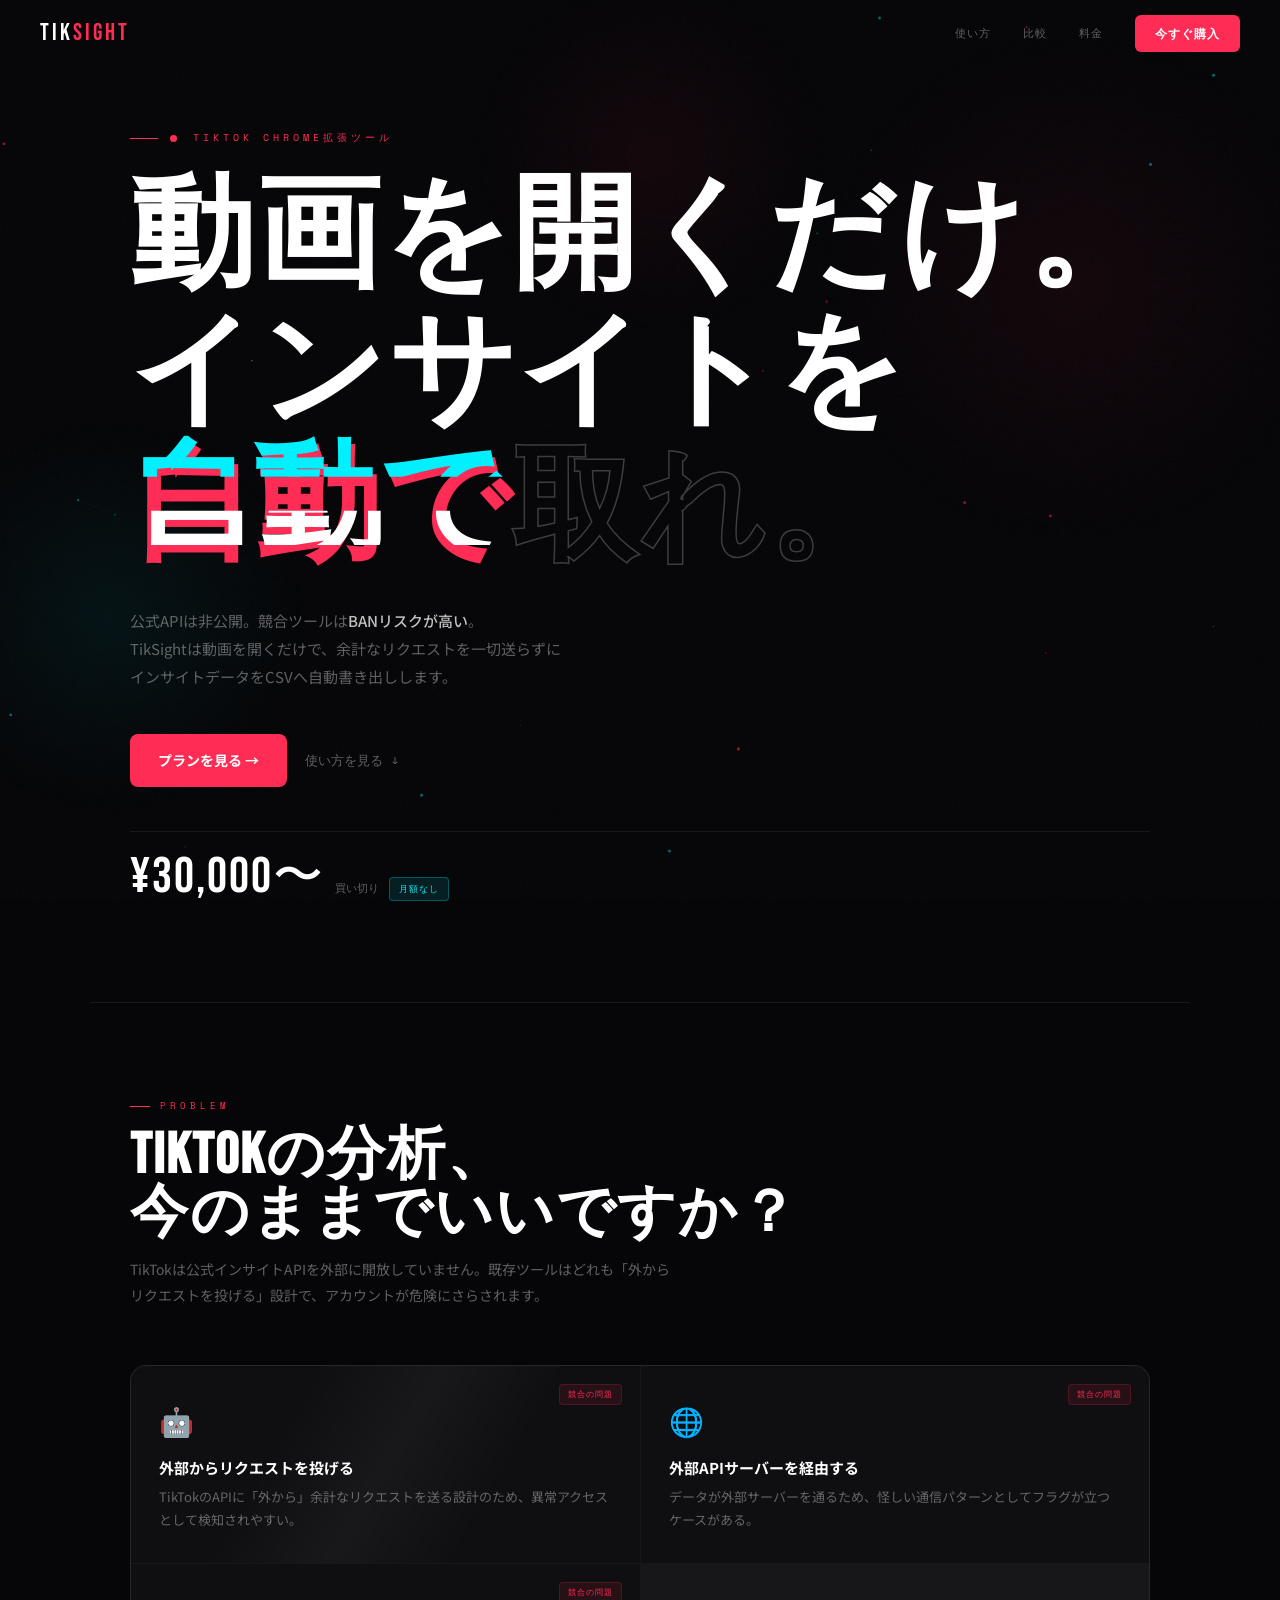
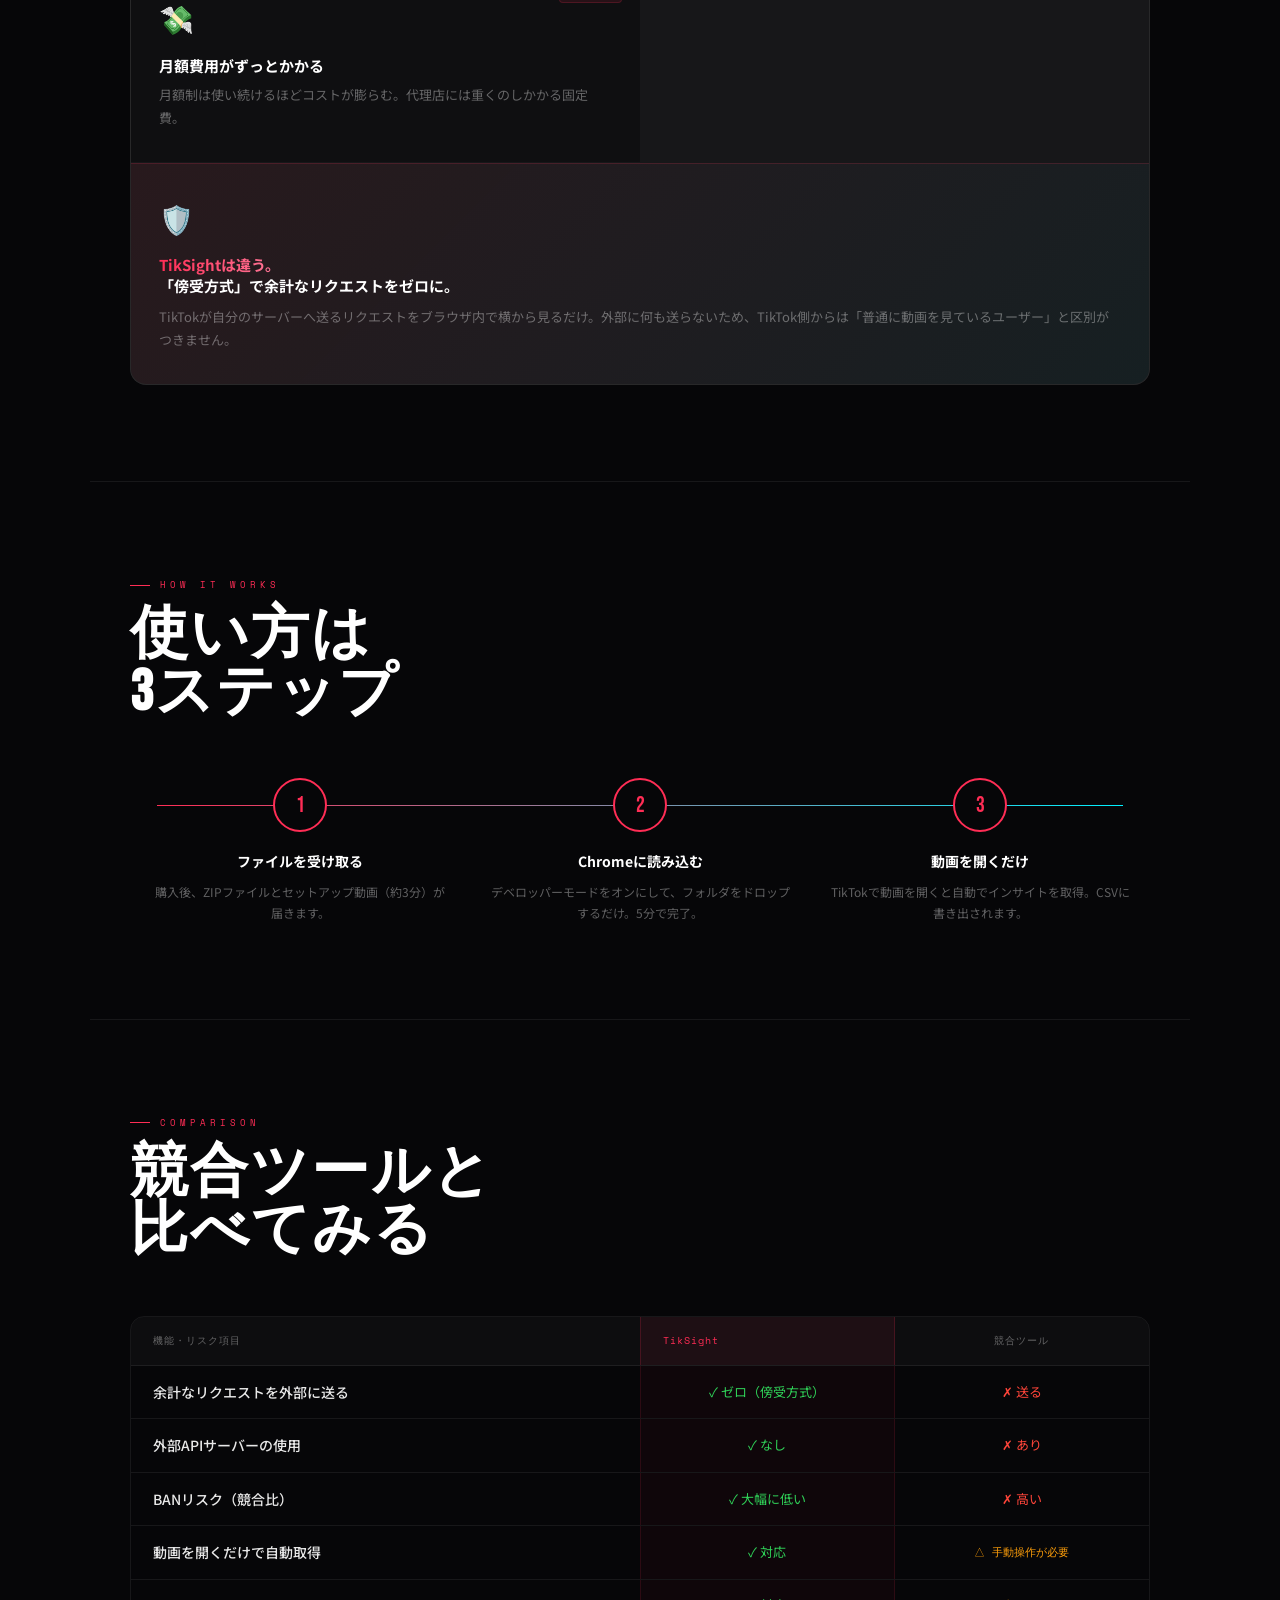
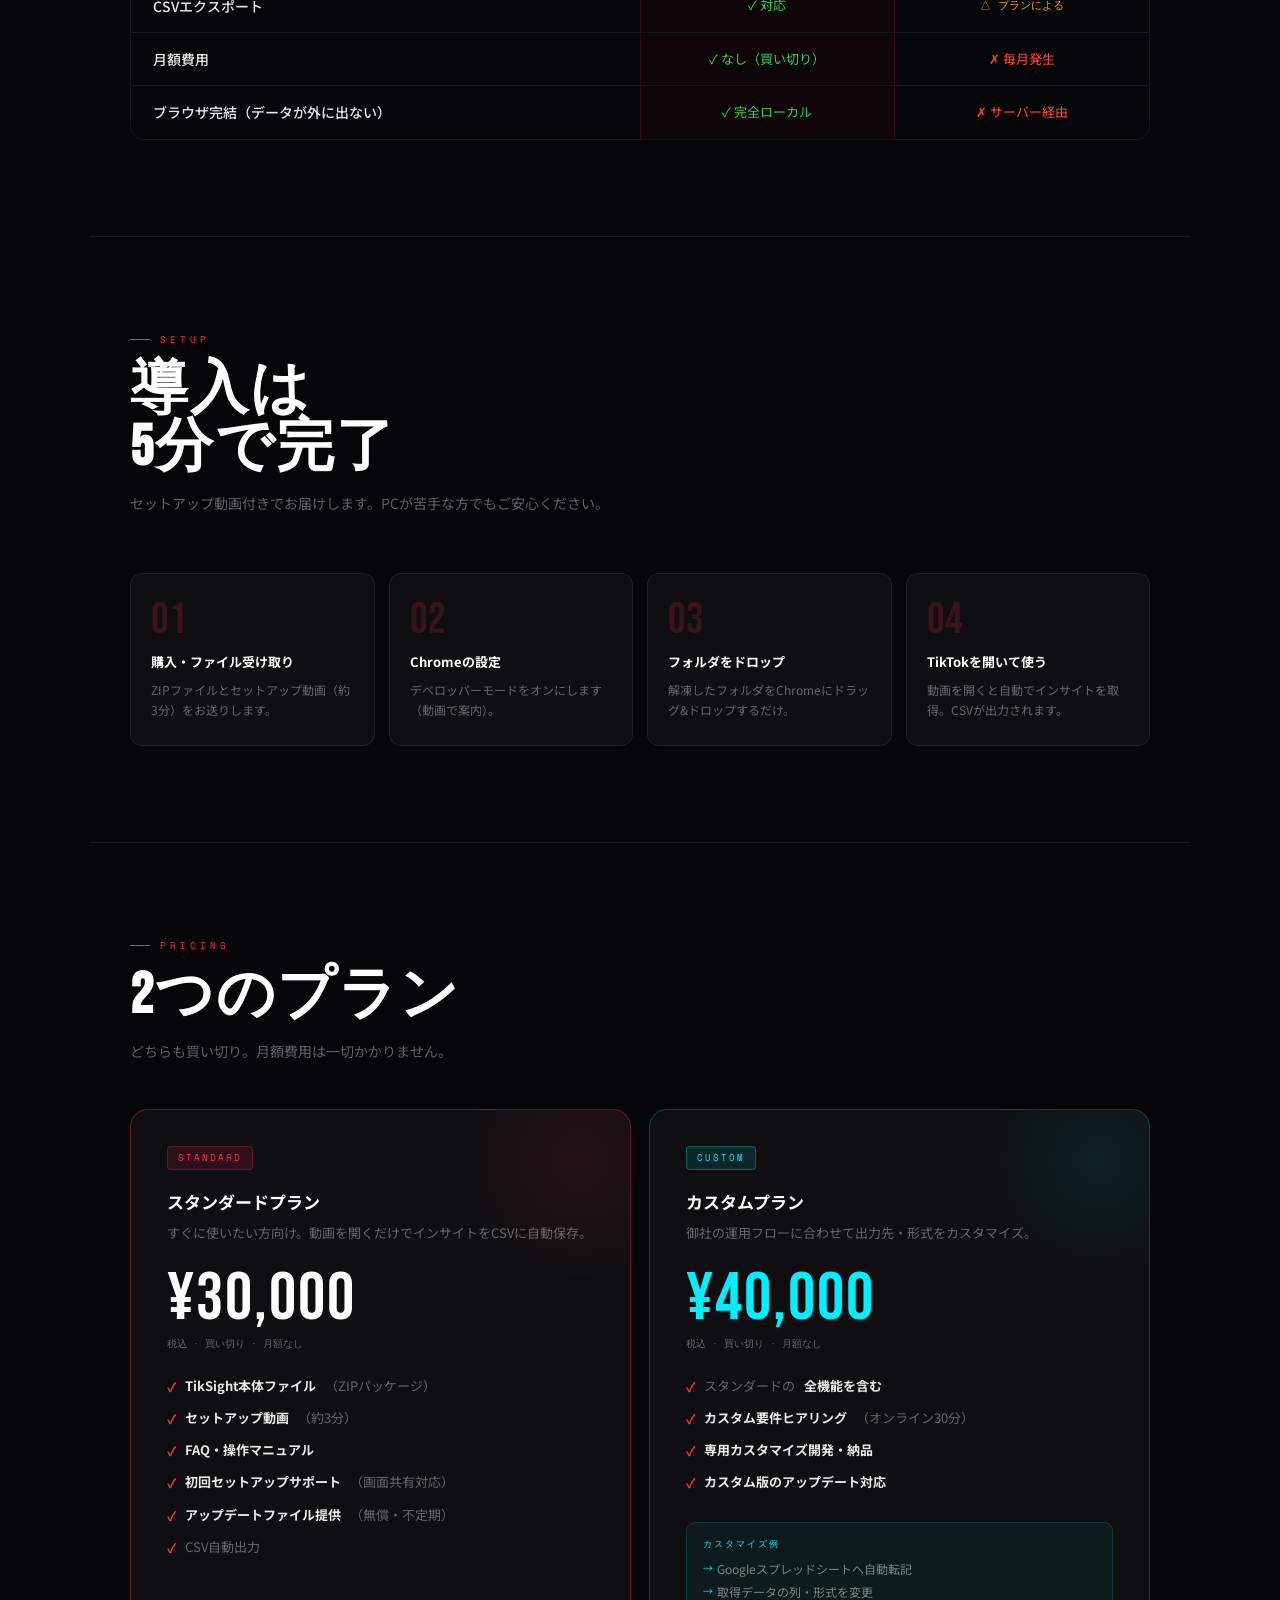
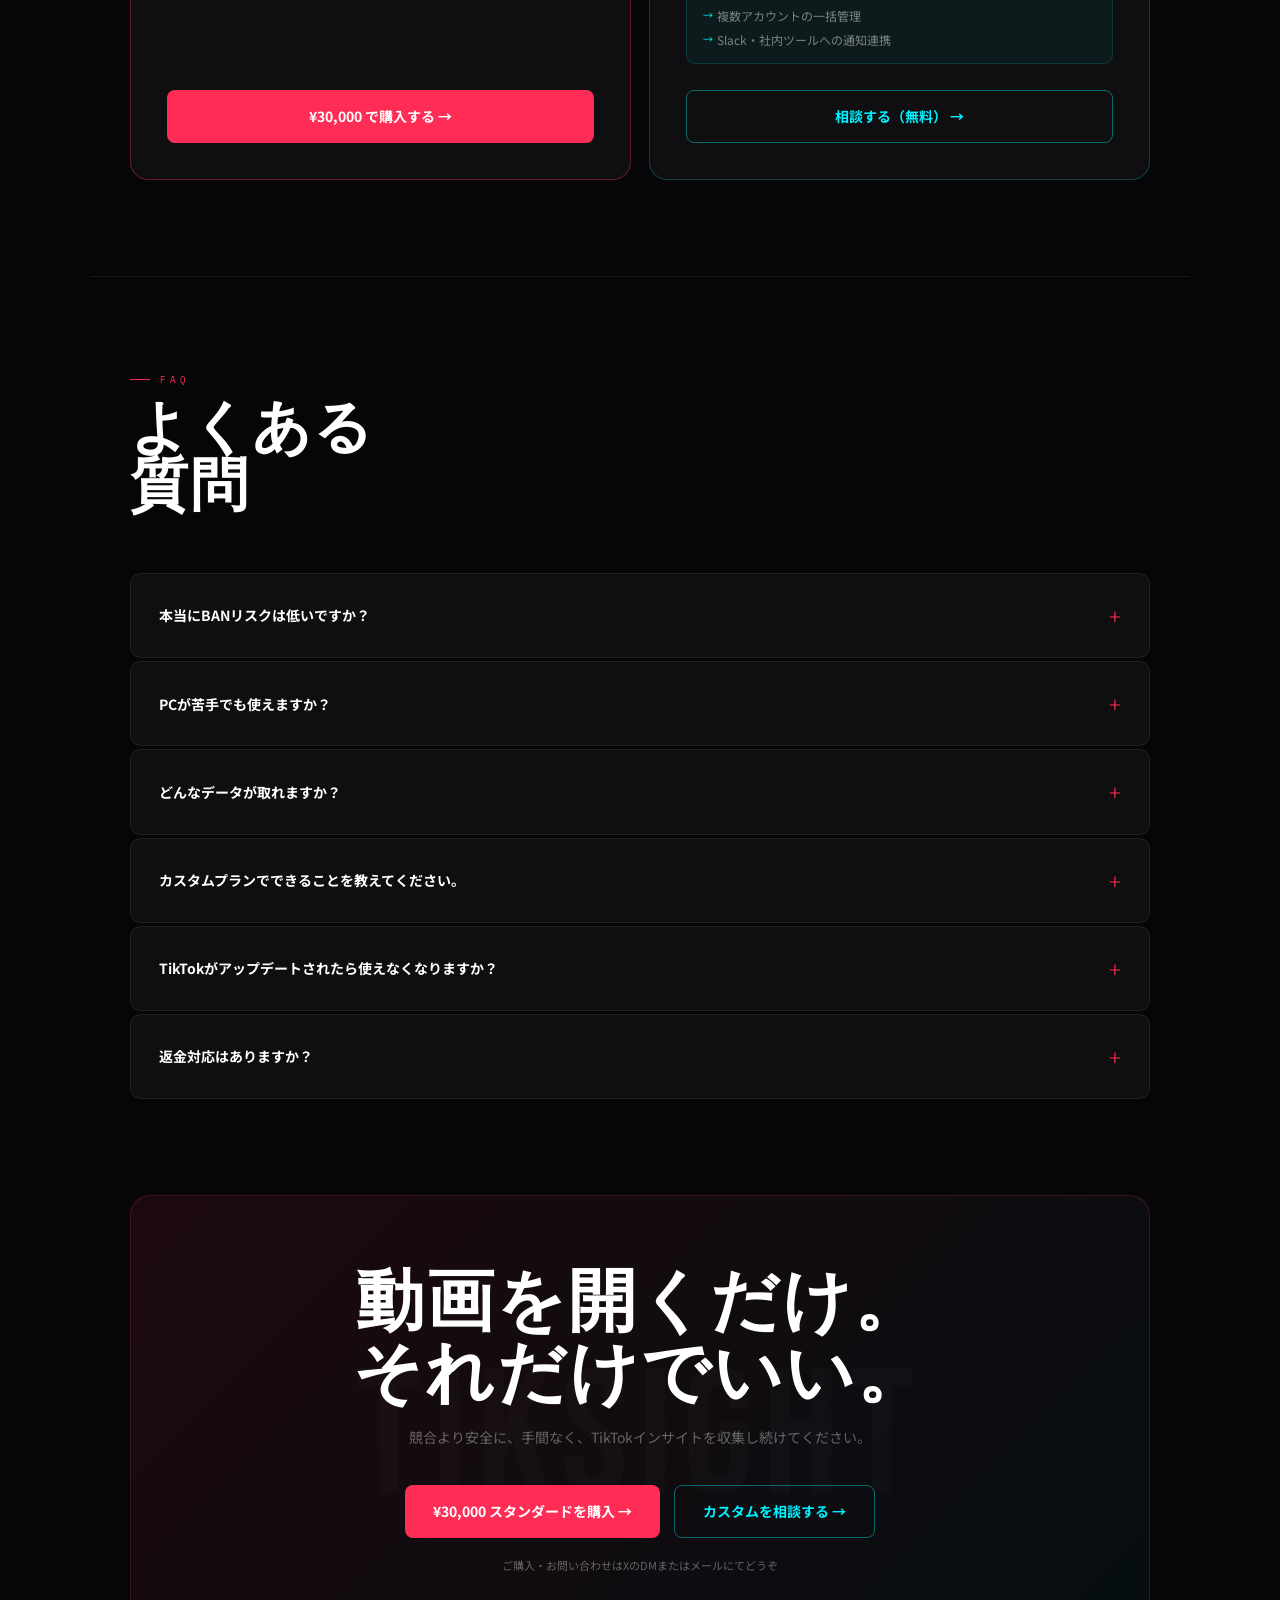
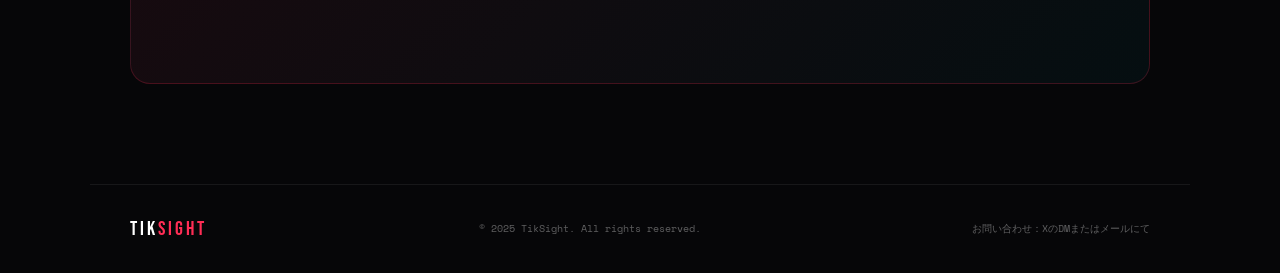
<file: index.html>
<!DOCTYPE html>
<html lang="ja">

<head>
    <meta charset="UTF-8">
    <meta name="viewport" content="width=device-width, initial-scale=1.0">
    <title>TikSight — 動画を開くだけ。インサイトを自動で取れ。</title>
    <link rel="preconnect" href="https://fonts.googleapis.com">
    <link
        href="https://fonts.googleapis.com/css2?family=Bebas+Neue&family=Noto+Sans+JP:wght@300;400;500;700&family=Space+Mono:wght@400;700&display=swap"
        rel="stylesheet">
    <style>
        :root {
            --red: #FF2D55;
            --cyan: #00F0FF;
            --dark: #060608;
            --card: #0f0f11;
            --border: rgba(255, 255, 255, 0.07);
            --text: #E8E8E8;
            --muted: rgba(255, 255, 255, 0.36);
        }

        *,
        *::before,
        *::after {
            box-sizing: border-box;
            margin: 0;
            padding: 0;
        }

        html {
            scroll-behavior: smooth;
            scroll-padding-top: 72px;
        }

        body {
            background: var(--dark);
            color: var(--text);
            font-family: 'Noto Sans JP', sans-serif;
            overflow-x: hidden;
            line-height: 1.6;
        }

        /* ── CANVAS ── */
        #bg-canvas {
            position: fixed;
            inset: 0;
            z-index: 0;
            pointer-events: none;
        }

        /* ── NOISE OVERLAY ── */
        body::after {
            content: '';
            position: fixed;
            inset: 0;
            z-index: 1;
            pointer-events: none;
            background-image: url("data:image/svg+xml,%3Csvg viewBox='0 0 256 256' xmlns='http://www.w3.org/2000/svg'%3E%3Cfilter id='n'%3E%3CfeTurbulence type='fractalNoise' baseFrequency='0.9' numOctaves='4' stitchTiles='stitch'/%3E%3C/filter%3E%3Crect width='100%25' height='100%25' filter='url(%23n)'/%3E%3C/svg%3E");
            opacity: 0.028;
            mix-blend-mode: overlay;
        }

        /* ── NAV ── */
        nav {
            position: fixed;
            top: 0;
            left: 0;
            right: 0;
            z-index: 200;
            display: flex;
            align-items: center;
            justify-content: space-between;
            padding: 16px 40px;
            height: 68px;
            background: rgba(6, 6, 8, 0);
            backdrop-filter: blur(0px);
            border-bottom: 1px solid transparent;
            transition: background 0.5s, backdrop-filter 0.5s, border-color 0.5s;
        }

        nav.scrolled {
            background: rgba(6, 6, 8, 0.94);
            backdrop-filter: blur(20px);
            border-color: var(--border);
        }

        .logo {
            font-family: 'Bebas Neue', sans-serif;
            font-size: 24px;
            letter-spacing: 3px;
            color: #fff;
            text-decoration: none;
            position: relative;
        }

        .logo em {
            color: var(--red);
            font-style: normal;
        }

        .logo::after {
            content: attr(data-text);
            position: absolute;
            left: 2px;
            top: 2px;
            color: var(--cyan);
            opacity: 0;
            clip-path: inset(0 0 100% 0);
            animation: glitch-logo 6s 2s infinite;
            font-family: 'Bebas Neue', sans-serif;
            font-size: 24px;
            letter-spacing: 3px;
        }

        @keyframes glitch-logo {

            0%,
            94%,
            100% {
                opacity: 0;
                clip-path: inset(0 0 100% 0);
                transform: none;
            }

            95% {
                opacity: 0.6;
                clip-path: inset(30% 0 40% 0);
                transform: translateX(-3px);
            }

            96% {
                opacity: 0.6;
                clip-path: inset(60% 0 10% 0);
                transform: translateX(3px);
            }

            97% {
                opacity: 0;
            }
        }

        .nav-links {
            display: flex;
            align-items: center;
            gap: 32px;
        }

        .nav-links a {
            font-family: 'Space Mono', monospace;
            font-size: 11px;
            color: var(--muted);
            text-decoration: none;
            letter-spacing: 1px;
            transition: color 0.2s;
            position: relative;
        }

        .nav-links a::after {
            content: '';
            position: absolute;
            bottom: -3px;
            left: 0;
            width: 0;
            height: 1px;
            background: var(--red);
            transition: width 0.3s ease;
        }

        .nav-links a:hover {
            color: #fff;
        }

        .nav-links a:hover::after {
            width: 100%;
        }

        .nav-cta {
            background: var(--red) !important;
            color: #fff !important;
            padding: 9px 20px;
            border-radius: 6px;
            font-weight: 700;
            font-size: 12px !important;
            transition: transform 0.2s, box-shadow 0.2s !important;
            overflow: hidden;
        }

        .nav-cta::after {
            content: '' !important;
            background: rgba(255, 255, 255, 0.2) !important;
            width: 0;
            height: 100%;
            position: absolute;
            left: -10%;
            top: 0;
            transform: skewX(-20deg);
            transition: width 0.3s !important;
        }

        .nav-cta:hover {
            transform: translateY(-2px);
            box-shadow: 0 6px 24px rgba(255, 45, 85, 0.5);
        }

        /* ── HERO ── */
        .hero {
            min-height: 100vh;
            display: flex;
            flex-direction: column;
            justify-content: center;
            padding: 130px 40px 80px;
            position: relative;
            z-index: 2;
            max-width: 1100px;
            margin: 0 auto;
        }

        /* ── HERO STAGGER ── */
        .h-eyebrow {
            opacity: 0;
            transform: translateX(-24px);
            animation: fromLeft 0.8s 0.15s cubic-bezier(.22, 1, .36, 1) forwards;
        }

        .h-line1 {
            opacity: 0;
            transform: translateY(50px);
            clip-path: inset(0 0 100% 0);
            animation: textReveal 0.9s 0.35s cubic-bezier(.22, 1, .36, 1) forwards;
            display: block;
        }

        .h-line2 {
            opacity: 0;
            transform: translateY(50px);
            clip-path: inset(0 0 100% 0);
            animation: textReveal 0.9s 0.52s cubic-bezier(.22, 1, .36, 1) forwards;
            display: block;
        }

        .h-line3 {
            opacity: 0;
            transform: translateY(50px);
            clip-path: inset(0 0 100% 0);
            animation: textReveal 0.9s 0.69s cubic-bezier(.22, 1, .36, 1) forwards;
            display: block;
        }

        .h-sub {
            opacity: 0;
            transform: translateY(22px);
            animation: fromBottom 0.8s 1.0s ease forwards;
        }

        .h-actions {
            opacity: 0;
            transform: translateY(22px);
            animation: fromBottom 0.8s 1.15s ease forwards;
        }

        .h-price {
            opacity: 0;
            transform: translateY(22px);
            animation: fromBottom 0.8s 1.3s ease forwards;
        }

        @keyframes fromLeft {
            to {
                opacity: 1;
                transform: translateX(0);
            }
        }

        @keyframes textReveal {
            to {
                opacity: 1;
                transform: translateY(0);
                clip-path: inset(-10% 0 -10% 0);
            }
        }

        @keyframes fromBottom {
            to {
                opacity: 1;
                transform: translateY(0);
            }
        }

        .hero-eyebrow {
            font-family: 'Space Mono', monospace;
            font-size: 10px;
            letter-spacing: 4px;
            color: var(--red);
            text-transform: uppercase;
            margin-bottom: 24px;
            display: flex;
            align-items: center;
            gap: 12px;
        }

        .hero-eyebrow::before {
            content: '';
            display: block;
            width: 28px;
            height: 1px;
            background: var(--red);
            flex-shrink: 0;
        }

        .hero h1 {
            font-family: 'Bebas Neue', sans-serif;
            font-size: clamp(60px, 10vw, 124px);
            line-height: 1.1;
            letter-spacing: 0.02em;
            color: #fff;
            margin-bottom: 28px;
            white-space: nowrap;
        }

        .hero h1 .accent {
            color: var(--red);
            position: relative;
        }

        /* グリッチ on accent */
        .hero h1 .accent::before,
        .hero h1 .accent::after {
            content: attr(data-text);
            position: absolute;
            left: 0;
            top: 0;
            font-family: inherit;
            font-size: inherit;
            line-height: inherit;
            animation: glitch-text 4s 3s infinite;
        }

        .hero h1 .accent::before {
            color: var(--cyan);
            clip-path: inset(0 0 70% 0);
            transform: translateX(-4px);
            animation-delay: 3s;
        }

        .hero h1 .accent::after {
            color: #fff;
            clip-path: inset(55% 0 20% 0);
            transform: translateX(4px);
            animation-delay: 3.05s;
        }

        @keyframes glitch-text {

            0%,
            88%,
            100% {
                opacity: 0;
                transform: translateX(0);
            }

            89% {
                opacity: 0.8;
                transform: translateX(-5px);
            }

            90% {
                opacity: 0.8;
                transform: translateX(5px);
            }

            91% {
                opacity: 0;
            }
        }

        .hero h1 .outline {
            -webkit-text-stroke: 1.5px rgba(255, 255, 255, 0.22);
            color: transparent;
        }

        .hero-sub {
            font-size: 15px;
            color: var(--muted);
            max-width: 500px;
            line-height: 1.85;
            margin-bottom: 44px;
        }

        .hero-sub strong {
            color: rgba(255, 255, 255, 0.75);
            font-weight: 500;
        }

        .hero-actions {
            display: flex;
            align-items: center;
            gap: 18px;
            flex-wrap: wrap;
            margin-bottom: 44px;
        }

        /* ── MAGNETIC BUTTONS ── */
        .btn-red {
            display: inline-flex;
            align-items: center;
            gap: 8px;
            background: var(--red);
            color: #fff;
            padding: 15px 28px;
            border-radius: 8px;
            font-weight: 700;
            font-size: 14px;
            text-decoration: none;
            position: relative;
            overflow: hidden;
            transition: box-shadow 0.3s;
            box-shadow: 0 0 0 0 rgba(255, 45, 85, 0.4);
        }

        .btn-red .btn-inner {
            position: relative;
            z-index: 1;
            display: flex;
            align-items: center;
            gap: 8px;
            transition: transform 0.3s;
        }

        .btn-red::before {
            content: '';
            position: absolute;
            inset: 0;
            background: radial-gradient(circle at var(--mx, 50%) var(--my, 50%), rgba(255, 255, 255, 0.25) 0%, transparent 60%);
            opacity: 0;
            transition: opacity 0.3s;
        }

        .btn-red:hover::before {
            opacity: 1;
        }

        .btn-red:hover {
            box-shadow: 0 8px 48px rgba(255, 45, 85, 0.55);
        }

        .btn-outline-cyan {
            display: inline-flex;
            align-items: center;
            gap: 8px;
            background: transparent;
            color: var(--cyan);
            padding: 14px 28px;
            border-radius: 8px;
            font-weight: 700;
            font-size: 14px;
            text-decoration: none;
            position: relative;
            overflow: hidden;
            border: 1.5px solid rgba(0, 240, 255, 0.4);
            transition: box-shadow 0.3s, background 0.3s;
        }

        .btn-outline-cyan .btn-inner {
            position: relative;
            z-index: 1;
            display: flex;
            align-items: center;
            gap: 8px;
            transition: transform 0.3s;
        }

        .btn-outline-cyan::before {
            content: '';
            position: absolute;
            inset: 0;
            background: radial-gradient(circle at var(--mx, 50%) var(--my, 50%), rgba(0, 240, 255, 0.15) 0%, transparent 60%);
            opacity: 0;
            transition: opacity 0.3s;
        }

        .btn-outline-cyan:hover::before {
            opacity: 1;
        }

        .btn-outline-cyan:hover {
            box-shadow: 0 0 40px rgba(0, 240, 255, 0.3);
        }

        .btn-ghost {
            display: inline-flex;
            align-items: center;
            gap: 8px;
            color: var(--muted);
            font-size: 13px;
            text-decoration: none;
            font-family: 'Space Mono', monospace;
            transition: color 0.2s;
        }

        .btn-ghost:hover {
            color: #fff;
        }

        .price-tag {
            display: inline-flex;
            align-items: baseline;
            gap: 10px;
            flex-wrap: wrap;
            padding: 20px 0;
            border-top: 1px solid var(--border);
        }

        .price-big {
            font-family: 'Bebas Neue', sans-serif;
            font-size: 50px;
            color: #fff;
            letter-spacing: 2px;
            line-height: 1;
        }

        .price-note {
            font-family: 'Space Mono', monospace;
            font-size: 11px;
            color: var(--muted);
        }

        .badge-cyan {
            background: rgba(0, 240, 255, 0.1);
            border: 1px solid rgba(0, 240, 255, 0.28);
            color: var(--cyan);
            font-family: 'Space Mono', monospace;
            font-size: 9px;
            padding: 4px 9px;
            border-radius: 4px;
            letter-spacing: 1px;
            animation: badgePulse 3s infinite;
        }

        @keyframes badgePulse {

            0%,
            100% {
                box-shadow: 0 0 0 0 rgba(0, 240, 255, 0.3);
            }

            50% {
                box-shadow: 0 0 0 6px rgba(0, 240, 255, 0);
            }
        }

        /* ── PULSE DOT ── */
        .pulse-dot {
            display: inline-block;
            width: 7px;
            height: 7px;
            border-radius: 50%;
            background: var(--red);
            margin-right: 4px;
            animation: pdot 2s infinite;
        }

        @keyframes pdot {

            0%,
            100% {
                box-shadow: 0 0 0 0 rgba(255, 45, 85, 0.6);
            }

            50% {
                box-shadow: 0 0 0 8px rgba(255, 45, 85, 0);
            }
        }

        /* ── SCROLL REVEAL ── */
        .reveal {
            opacity: 0;
            transform: translateY(40px);
            transition: opacity .8s cubic-bezier(.22, 1, .36, 1), transform .8s cubic-bezier(.22, 1, .36, 1);
        }

        .reveal-left {
            opacity: 0;
            transform: translateX(-48px);
            transition: opacity .8s cubic-bezier(.22, 1, .36, 1), transform .8s cubic-bezier(.22, 1, .36, 1);
        }

        .reveal-right {
            opacity: 0;
            transform: translateX(48px);
            transition: opacity .8s cubic-bezier(.22, 1, .36, 1), transform .8s cubic-bezier(.22, 1, .36, 1);
        }

        .reveal-scale {
            opacity: 0;
            transform: scale(0.9);
            transition: opacity .7s ease, transform .7s cubic-bezier(.34, 1.56, .64, 1);
        }

        .reveal.on,
        .reveal-left.on,
        .reveal-right.on,
        .reveal-scale.on {
            opacity: 1;
            transform: none;
        }

        .d1 {
            transition-delay: .1s;
        }

        .d2 {
            transition-delay: .2s;
        }

        .d3 {
            transition-delay: .3s;
        }

        .d4 {
            transition-delay: .4s;
        }

        .d5 {
            transition-delay: .5s;
        }

        /* ── SECTIONS ── */
        .section-wrap {
            max-width: 1100px;
            margin: 0 auto;
            padding: 96px 40px;
            border-top: 1px solid var(--border);
            position: relative;
            z-index: 2;
        }

        .section-label {
            font-family: 'Space Mono', monospace;
            font-size: 9px;
            letter-spacing: 4px;
            color: var(--red);
            text-transform: uppercase;
            margin-bottom: 14px;
            display: flex;
            align-items: center;
            gap: 10px;
        }

        .section-label::before {
            content: '';
            display: block;
            width: 20px;
            height: 1px;
            background: var(--red);
            flex-shrink: 0;
        }

        .section-title {
            font-family: 'Bebas Neue', sans-serif;
            font-size: clamp(34px, 5vw, 58px);
            letter-spacing: 2px;
            color: #fff;
            line-height: 1.0;
            margin-bottom: 14px;
        }

        .section-body {
            font-size: 14px;
            color: var(--muted);
            line-height: 1.85;
            max-width: 540px;
        }

        /* ── PROBLEM ── */
        .problem-grid {
            display: grid;
            grid-template-columns: 1fr 1fr;
            gap: 1px;
            margin-top: 56px;
            background: var(--border);
            border: 1px solid var(--border);
            border-radius: 16px;
            overflow: hidden;
        }

        .problem-card {
            padding: 32px 28px;
            background: var(--card);
            position: relative;
            transition: background 0.35s;
        }

        .problem-card:not(.span2):hover {
            background: #161618;
        }

        .problem-card.span2 {
            grid-column: span 2;
            background: linear-gradient(135deg, rgba(255, 45, 85, 0.07) 0%, rgba(0, 240, 255, 0.04) 100%);
            border-top: 1px solid rgba(255, 45, 85, 0.18);
        }

        /* shimmer on hover */
        .problem-card::after {
            content: '';
            position: absolute;
            inset: 0;
            background: linear-gradient(120deg, transparent 30%, rgba(255, 255, 255, 0.04) 50%, transparent 70%);
            transform: translateX(-100%);
            transition: transform 0.5s ease;
        }

        .problem-card:hover::after {
            transform: translateX(100%);
        }

        .p-icon {
            font-size: 28px;
            margin-bottom: 14px;
            transition: transform 0.4s cubic-bezier(.34, 1.56, .64, 1);
            display: inline-block;
        }

        .problem-card:hover .p-icon {
            transform: scale(1.2) rotate(-8deg);
        }

        .p-tag {
            position: absolute;
            top: 18px;
            right: 18px;
            font-family: 'Space Mono', monospace;
            font-size: 8px;
            padding: 3px 8px;
            border-radius: 4px;
            background: rgba(255, 45, 85, 0.1);
            color: var(--red);
            border: 1px solid rgba(255, 45, 85, 0.18);
            letter-spacing: 1px;
        }

        .problem-card h3 {
            font-size: 15px;
            font-weight: 700;
            color: #fff;
            margin-bottom: 8px;
            line-height: 1.4;
        }

        .problem-card p {
            font-size: 13px;
            color: var(--muted);
            line-height: 1.75;
        }

        .solution-hl {
            background: linear-gradient(90deg, var(--red), #FF7A9A);
            -webkit-background-clip: text;
            -webkit-text-fill-color: transparent;
            background-clip: text;
        }

        /* ── HOW ── */
        .steps-row {
            display: flex;
            margin-top: 56px;
            position: relative;
        }

        .steps-row::before {
            content: '';
            position: absolute;
            top: 27px;
            left: 27px;
            right: 27px;
            height: 1px;
            background: linear-gradient(90deg, var(--red), var(--cyan));
            opacity: 0.2;
        }

        .step-line {
            position: absolute;
            top: 27px;
            left: 27px;
            height: 1px;
            width: 0;
            background: linear-gradient(90deg, var(--red), var(--cyan));
            transition: width 1.4s 0.2s cubic-bezier(.22, 1, .36, 1);
            z-index: 1;
        }

        .steps-row.on .step-line {
            width: calc(100% - 54px);
        }

        .step {
            flex: 1;
            padding: 0 20px;
            text-align: center;
        }

        .step-circle {
            width: 54px;
            height: 54px;
            border-radius: 50%;
            background: var(--dark);
            border: 2px solid var(--red);
            display: flex;
            align-items: center;
            justify-content: center;
            margin: 0 auto 18px;
            font-family: 'Bebas Neue', sans-serif;
            font-size: 22px;
            color: var(--red);
            position: relative;
            z-index: 2;
            transition: transform 0.35s cubic-bezier(.34, 1.56, .64, 1), box-shadow 0.35s;
        }

        .step:hover .step-circle {
            transform: scale(1.15) rotate(10deg);
            box-shadow: 0 0 28px rgba(255, 45, 85, 0.5);
        }

        .step h3 {
            font-size: 14px;
            font-weight: 700;
            color: #fff;
            margin-bottom: 8px;
        }

        .step p {
            font-size: 12px;
            color: var(--muted);
            line-height: 1.75;
        }

        /* ── VS ── */
        .vs-wrap {
            margin-top: 56px;
            border: 1px solid var(--border);
            border-radius: 14px;
            overflow: hidden;
        }

        .vs-head {
            display: grid;
            grid-template-columns: 2fr 1fr 1fr;
            background: rgba(255, 255, 255, 0.03);
            border-bottom: 1px solid var(--border);
        }

        .vhc {
            padding: 16px 22px;
            font-family: 'Space Mono', monospace;
            font-size: 10px;
            letter-spacing: 1px;
            color: var(--muted);
        }

        .vhc.red {
            background: rgba(255, 45, 85, 0.07);
            color: var(--red);
            border-left: 1px solid rgba(255, 45, 85, 0.18);
            border-right: 1px solid rgba(255, 45, 85, 0.18);
        }

        .vs-row {
            display: grid;
            grid-template-columns: 2fr 1fr 1fr;
            border-bottom: 1px solid var(--border);
            transition: background 0.2s;
        }

        .vs-row:last-child {
            border-bottom: none;
        }

        .vs-row:hover {
            background: rgba(255, 255, 255, 0.02);
        }

        /* 行ごとにスライドイン */
        .vs-row {
            opacity: 0;
            transform: translateX(-16px);
            transition: opacity 0.5s, transform 0.5s, background 0.2s;
        }

        .vs-row.on {
            opacity: 1;
            transform: translateX(0);
        }

        .vc {
            padding: 15px 22px;
            font-size: 13px;
            color: var(--muted);
            display: flex;
            align-items: center;
        }

        .vc.feat {
            color: var(--text);
            font-weight: 500;
            font-size: 14px;
        }

        .vc.red-col {
            background: rgba(255, 45, 85, 0.04);
            border-left: 1px solid rgba(255, 45, 85, 0.12);
            border-right: 1px solid rgba(255, 45, 85, 0.12);
            justify-content: center;
        }

        .vc.mid {
            justify-content: center;
        }

        .c-ok {
            color: #30D158;
            font-size: 13px;
        }

        .c-ng {
            color: #FF453A;
            font-size: 13px;
        }

        .c-tri {
            color: #FF9F0A;
            font-size: 11px;
            font-family: 'Space Mono', monospace;
        }

        /* ── SETUP ── */
        .setup-grid {
            display: grid;
            grid-template-columns: repeat(4, 1fr);
            gap: 14px;
            margin-top: 56px;
        }

        .setup-card {
            background: var(--card);
            border: 1px solid var(--border);
            border-radius: 12px;
            padding: 24px 20px;
            transition: border-color 0.3s, transform 0.35s cubic-bezier(.22, 1, .36, 1), box-shadow 0.35s;
            position: relative;
            overflow: hidden;
        }

        .setup-card::before {
            content: '';
            position: absolute;
            inset: 0;
            background: linear-gradient(135deg, rgba(255, 45, 85, 0.06), transparent);
            opacity: 0;
            transition: opacity 0.3s;
        }

        .setup-card:hover {
            border-color: rgba(255, 45, 85, 0.4);
            transform: translateY(-6px);
            box-shadow: 0 12px 40px rgba(0, 0, 0, 0.5);
        }

        .setup-card:hover::before {
            opacity: 1;
        }

        .setup-n {
            font-family: 'Bebas Neue', sans-serif;
            font-size: 44px;
            color: rgba(255, 45, 85, 0.18);
            line-height: 1;
            margin-bottom: 10px;
            transition: color 0.3s, transform 0.3s;
        }

        .setup-card:hover .setup-n {
            color: rgba(255, 45, 85, 0.5);
            transform: scale(1.05);
        }

        .setup-card h3 {
            font-size: 13px;
            font-weight: 700;
            color: #fff;
            margin-bottom: 7px;
        }

        .setup-card p {
            font-size: 12px;
            color: var(--muted);
            line-height: 1.7;
        }

        /* ── PRICING ── */
        .pricing-grid {
            display: grid;
            grid-template-columns: 1fr 1fr;
            gap: 18px;
            margin-top: 44px;
        }

        .pc {
            background: var(--card);
            border-radius: 18px;
            padding: 36px;
            position: relative;
            overflow: hidden;
            display: flex;
            flex-direction: column;
            transition: transform 0.4s cubic-bezier(.22, 1, .36, 1), box-shadow 0.4s;
        }

        .pc:hover {
            transform: translateY(-8px) scale(1.01);
        }

        .pc.red-pc {
            border: 1px solid rgba(255, 45, 85, 0.35);
        }

        .pc.red-pc:hover {
            box-shadow: 0 24px 64px rgba(255, 45, 85, 0.2);
        }

        .pc.red-pc::after {
            content: '';
            position: absolute;
            top: -70px;
            right: -70px;
            width: 240px;
            height: 240px;
            border-radius: 50%;
            background: radial-gradient(circle, rgba(255, 45, 85, 0.1), transparent 70%);
            pointer-events: none;
            transition: transform 0.5s;
        }

        .pc.red-pc:hover::after {
            transform: scale(1.3);
        }

        .pc.cyan-pc {
            border: 1px solid rgba(0, 240, 255, 0.22);
        }

        .pc.cyan-pc:hover {
            box-shadow: 0 24px 64px rgba(0, 240, 255, 0.12);
        }

        .pc.cyan-pc::after {
            content: '';
            position: absolute;
            top: -70px;
            right: -70px;
            width: 240px;
            height: 240px;
            border-radius: 50%;
            background: radial-gradient(circle, rgba(0, 240, 255, 0.08), transparent 70%);
            pointer-events: none;
            transition: transform 0.5s;
        }

        .pc.cyan-pc:hover::after {
            transform: scale(1.3);
        }

        .plan-tag {
            display: inline-block;
            font-family: 'Space Mono', monospace;
            font-size: 9px;
            padding: 4px 10px;
            border-radius: 4px;
            letter-spacing: 2px;
            margin-bottom: 18px;
            width: fit-content;
        }

        .plan-tag.red {
            background: rgba(255, 45, 85, 0.12);
            color: var(--red);
            border: 1px solid rgba(255, 45, 85, 0.25);
        }

        .plan-tag.cyan {
            background: rgba(0, 240, 255, 0.1);
            color: var(--cyan);
            border: 1px solid rgba(0, 240, 255, 0.28);
        }

        .plan-name {
            font-size: 17px;
            font-weight: 700;
            color: #fff;
            margin-bottom: 6px;
        }

        .plan-desc {
            font-size: 13px;
            color: var(--muted);
            line-height: 1.65;
            margin-bottom: 22px;
        }

        .plan-price-num {
            font-family: 'Bebas Neue', sans-serif;
            font-size: 68px;
            line-height: 1;
            letter-spacing: 2px;
            margin-bottom: 3px;
        }

        .plan-price-sub {
            font-family: 'Space Mono', monospace;
            font-size: 10px;
            color: var(--muted);
            margin-bottom: 24px;
        }

        .plan-features {
            list-style: none;
            display: flex;
            flex-direction: column;
            gap: 11px;
            margin-bottom: 28px;
            flex: 1;
        }

        .plan-features li {
            display: flex;
            align-items: flex-start;
            gap: 9px;
            font-size: 13px;
            color: var(--muted);
            line-height: 1.55;
        }

        .plan-features li::before {
            content: '✓';
            color: var(--red);
            font-weight: 700;
            flex-shrink: 0;
            margin-top: 1px;
        }

        .plan-features li strong {
            color: var(--text);
        }

        .custom-box {
            padding: 14px 16px;
            background: rgba(0, 240, 255, 0.05);
            border: 1px solid rgba(0, 240, 255, 0.14);
            border-radius: 9px;
            margin-bottom: 26px;
        }

        .custom-box-title {
            font-family: 'Space Mono', monospace;
            font-size: 9px;
            color: var(--cyan);
            letter-spacing: 2px;
            margin-bottom: 9px;
        }

        .custom-box ul {
            list-style: none;
            display: flex;
            flex-direction: column;
            gap: 5px;
        }

        .custom-box ul li {
            font-size: 12px;
            color: rgba(255, 255, 255, 0.45);
            padding-left: 14px;
            position: relative;
            line-height: 1.55;
        }

        .custom-box ul li::before {
            content: '→';
            position: absolute;
            left: 0;
            color: var(--cyan);
            font-size: 10px;
        }

        /* ── FAQ ── */
        .faq-list {
            margin-top: 56px;
            display: flex;
            flex-direction: column;
            gap: 3px;
        }

        .faq-item {
            background: var(--card);
            border: 1px solid var(--border);
            border-radius: 11px;
            padding: 24px 28px;
            cursor: pointer;
            transition: border-color 0.3s, background 0.3s, transform 0.2s;
        }

        .faq-item:hover {
            border-color: rgba(255, 45, 85, 0.3);
            background: #141416;
            transform: translateX(4px);
        }

        .faq-q {
            font-size: 14px;
            font-weight: 700;
            color: #fff;
            display: flex;
            align-items: center;
            justify-content: space-between;
            gap: 16px;
            user-select: none;
        }

        .faq-icon {
            color: var(--red);
            font-size: 22px;
            font-weight: 300;
            flex-shrink: 0;
            transition: transform 0.4s cubic-bezier(.34, 1.56, .64, 1);
        }

        .faq-a {
            font-size: 13px;
            color: var(--muted);
            line-height: 1.85;
            max-height: 0;
            overflow: hidden;
            transition: max-height 0.45s cubic-bezier(.22, 1, .36, 1), margin-top 0.3s, opacity 0.35s;
            opacity: 0;
        }

        .faq-item.open .faq-a {
            max-height: 200px;
            margin-top: 14px;
            opacity: 1;
        }

        .faq-item.open .faq-icon {
            transform: rotate(45deg);
        }

        /* ── CTA ── */
        .cta-wrap {
            max-width: 1100px;
            margin: 0 auto;
            padding: 0 40px 100px;
            position: relative;
            z-index: 2;
        }

        .cta-box {
            background: linear-gradient(135deg, rgba(255, 45, 85, 0.09) 0%, rgba(0, 240, 255, 0.04) 100%);
            border: 1px solid rgba(255, 45, 85, 0.2);
            border-radius: 20px;
            padding: 72px 40px;
            text-align: center;
            position: relative;
            overflow: hidden;
        }

        .cta-bg-text {
            position: absolute;
            font-family: 'Bebas Neue', sans-serif;
            font-size: clamp(80px, 15vw, 180px);
            color: rgba(255, 255, 255, 0.018);
            top: 50%;
            left: 50%;
            transform: translate(-50%, -50%);
            letter-spacing: 10px;
            pointer-events: none;
            white-space: nowrap;
            animation: slowDrift 10s ease-in-out infinite;
        }

        @keyframes slowDrift {

            0%,
            100% {
                transform: translate(-50%, -50%) scale(1);
            }

            50% {
                transform: translate(-50%, -52%) scale(1.03);
            }
        }

        .cta-box>*:not(.cta-bg-text) {
            position: relative;
            z-index: 1;
        }

        .cta-box h2 {
            font-family: 'Bebas Neue', sans-serif;
            font-size: clamp(38px, 6vw, 68px);
            letter-spacing: 2px;
            color: #fff;
            margin-bottom: 14px;
            line-height: 1.05;
        }

        .cta-box p {
            font-size: 14px;
            color: var(--muted);
            margin-bottom: 36px;
            line-height: 1.75;
        }

        .cta-btns {
            display: flex;
            gap: 14px;
            justify-content: center;
            flex-wrap: wrap;
        }

        /* ── FOOTER ── */
        footer {
            border-top: 1px solid var(--border);
            max-width: 1100px;
            margin: 0 auto;
            padding: 28px 40px;
            display: flex;
            align-items: center;
            justify-content: space-between;
            gap: 16px;
            flex-wrap: wrap;
            position: relative;
            z-index: 2;
        }

        footer p {
            font-family: 'Space Mono', monospace;
            font-size: 10px;
            color: var(--muted);
        }

        footer a {
            color: var(--muted);
            text-decoration: none;
            transition: color 0.2s;
        }

        footer a:hover {
            color: #fff;
        }



        /* ── RESPONSIVE ── */
        @media (max-width:760px) {
            nav {
                padding: 14px 20px;
            }

            .nav-links {
                gap: 16px;
            }

            .hero,
            .section-wrap {
                padding-left: 20px;
                padding-right: 20px;
            }

            .hero h1 {
                white-space: normal;
            }

            .problem-grid {
                grid-template-columns: 1fr;
            }

            .problem-card.span2 {
                grid-column: span 1;
            }

            .steps-row {
                flex-direction: column;
                gap: 28px;
            }

            .step-line,
            .steps-row::before {
                display: none;
            }

            .pricing-grid {
                grid-template-columns: 1fr;
            }

            .setup-grid {
                grid-template-columns: 1fr 1fr;
            }

            .cta-wrap {
                padding-left: 20px;
                padding-right: 20px;
            }

            footer {
                flex-direction: column;
                align-items: flex-start;
            }

            footer {
                flex-direction: column;
                align-items: flex-start;
            }
        }
    </style>
</head>

<body>




    <canvas id="bg-canvas"></canvas>

    <nav id="nav">
        <a href="#top" class="logo" data-text="TikSight">Tik<em>Sight</em></a>
        <div class="nav-links">
            <a href="#how">使い方</a>
            <a href="#vs">比較</a>
            <a href="#pricing">料金</a>
            <a href="#pricing" class="nav-cta">今すぐ購入</a>
        </div>
    </nav>

    <!-- HERO -->
    <div class="hero" id="top">
        <div class="hero-eyebrow h-eyebrow">
            <span class="pulse-dot"></span>TikTok Chrome拡張ツール
        </div>
        <h1>
            <span class="h-line1">動画を開くだけ。</span>
            <span class="h-line2">インサイトを</span>
            <span class="h-line3"><span class="accent" data-text="自動で">自動で</span><span class="outline">取れ。</span></span>
        </h1>
        <p class="hero-sub h-sub">
            公式APIは非公開。競合ツールは<strong>BANリスクが高い</strong>。<br>
            TikSightは動画を開くだけで、余計なリクエストを一切送らずに<br>インサイトデータをCSVへ自動書き出しします。
        </p>
        <div class="hero-actions h-actions">
            <a href="#pricing" class="btn-red"><span class="btn-inner">プランを見る →</span></a>
            <a href="#how" class="btn-ghost">使い方を見る ↓</a>
        </div>
        <div class="price-tag h-price">
            <span class="price-big">¥30,000〜</span>
            <span class="price-note">買い切り</span>
            <span class="badge-cyan">月額なし</span>
        </div>
    </div>

    <!-- PROBLEM -->
    <section class="section-wrap">
        <div class="section-label reveal">Problem</div>
        <h2 class="section-title reveal d1">TikTokの分析、<br>今のままでいいですか？</h2>
        <p class="section-body reveal d2">TikTokは公式インサイトAPIを外部に開放していません。既存ツールはどれも「外からリクエストを投げる」設計で、アカウントが危険にさらされます。</p>
        <div class="problem-grid">
            <div class="problem-card reveal d1">
                <div class="p-tag">競合の問題</div>
                <div class="p-icon">🤖</div>
                <h3>外部からリクエストを投げる</h3>
                <p>TikTokのAPIに「外から」余計なリクエストを送る設計のため、異常アクセスとして検知されやすい。</p>
            </div>
            <div class="problem-card reveal d2">
                <div class="p-tag">競合の問題</div>
                <div class="p-icon">🌐</div>
                <h3>外部APIサーバーを経由する</h3>
                <p>データが外部サーバーを通るため、怪しい通信パターンとしてフラグが立つケースがある。</p>
            </div>
            <div class="problem-card reveal d3">
                <div class="p-tag">競合の問題</div>
                <div class="p-icon">💸</div>
                <h3>月額費用がずっとかかる</h3>
                <p>月額制は使い続けるほどコストが膨らむ。代理店には重くのしかかる固定費。</p>
            </div>
            <div class="problem-card span2 reveal d4">
                <div class="p-icon">🛡️</div>
                <h3><span class="solution-hl">TikSightは違う。</span><br>「傍受方式」で余計なリクエストをゼロに。</h3>
                <p style="margin-top:10px;font-size:13px;">
                    TikTokが自分のサーバーへ送るリクエストをブラウザ内で横から見るだけ。外部に何も送らないため、TikTok側からは「普通に動画を見ているユーザー」と区別がつきません。</p>
            </div>
        </div>
    </section>

    <!-- HOW -->
    <section class="section-wrap" id="how">
        <div class="section-label reveal">How it works</div>
        <h2 class="section-title reveal d1">使い方は<br>3ステップ</h2>
        <div class="steps-row reveal">
            <div class="step-line"></div>
            <div class="step">
                <div class="step-circle">1</div>
                <h3>ファイルを受け取る</h3>
                <p>購入後、ZIPファイルとセットアップ動画（約3分）が届きます。</p>
            </div>
            <div class="step">
                <div class="step-circle">2</div>
                <h3>Chromeに読み込む</h3>
                <p>デベロッパーモードをオンにして、フォルダをドロップするだけ。5分で完了。</p>
            </div>
            <div class="step">
                <div class="step-circle">3</div>
                <h3>動画を開くだけ</h3>
                <p>TikTokで動画を開くと自動でインサイトを取得。CSVに書き出されます。</p>
            </div>
        </div>
    </section>

    <!-- VS -->
    <section class="section-wrap" id="vs">
        <div class="section-label reveal">Comparison</div>
        <h2 class="section-title reveal d1">競合ツールと<br>比べてみる</h2>
        <div class="vs-wrap reveal d2">
            <div class="vs-head">
                <div class="vhc">機能・リスク項目</div>
                <div class="vhc red">TikSight</div>
                <div class="vhc" style="text-align:center;">競合ツール</div>
            </div>
            <div class="vs-row">
                <div class="vc feat">余計なリクエストを外部に送る</div>
                <div class="vc red-col"><span class="c-ok">✓ ゼロ（傍受方式）</span></div>
                <div class="vc mid"><span class="c-ng">✗ 送る</span></div>
            </div>
            <div class="vs-row">
                <div class="vc feat">外部APIサーバーの使用</div>
                <div class="vc red-col"><span class="c-ok">✓ なし</span></div>
                <div class="vc mid"><span class="c-ng">✗ あり</span></div>
            </div>
            <div class="vs-row">
                <div class="vc feat">BANリスク（競合比）</div>
                <div class="vc red-col"><span class="c-ok">✓ 大幅に低い</span></div>
                <div class="vc mid"><span class="c-ng">✗ 高い</span></div>
            </div>
            <div class="vs-row">
                <div class="vc feat">動画を開くだけで自動取得</div>
                <div class="vc red-col"><span class="c-ok">✓ 対応</span></div>
                <div class="vc mid"><span class="c-tri">△ 手動操作が必要</span></div>
            </div>
            <div class="vs-row">
                <div class="vc feat">CSVエクスポート</div>
                <div class="vc red-col"><span class="c-ok">✓ 対応</span></div>
                <div class="vc mid"><span class="c-tri">△ プランによる</span></div>
            </div>
            <div class="vs-row">
                <div class="vc feat">月額費用</div>
                <div class="vc red-col"><span class="c-ok">✓ なし（買い切り）</span></div>
                <div class="vc mid"><span class="c-ng">✗ 毎月発生</span></div>
            </div>
            <div class="vs-row">
                <div class="vc feat">ブラウザ完結（データが外に出ない）</div>
                <div class="vc red-col"><span class="c-ok">✓ 完全ローカル</span></div>
                <div class="vc mid"><span class="c-ng">✗ サーバー経由</span></div>
            </div>
        </div>
    </section>

    <!-- SETUP -->
    <section class="section-wrap">
        <div class="section-label reveal">Setup</div>
        <h2 class="section-title reveal d1">導入は<br>5分で完了</h2>
        <p class="section-body reveal d2">セットアップ動画付きでお届けします。PCが苦手な方でもご安心ください。</p>
        <div class="setup-grid">
            <div class="setup-card reveal-scale d1">
                <div class="setup-n">01</div>
                <h3>購入・ファイル受け取り</h3>
                <p>ZIPファイルとセットアップ動画（約3分）をお送りします。</p>
            </div>
            <div class="setup-card reveal-scale d2">
                <div class="setup-n">02</div>
                <h3>Chromeの設定</h3>
                <p>デベロッパーモードをオンにします（動画で案内）。</p>
            </div>
            <div class="setup-card reveal-scale d3">
                <div class="setup-n">03</div>
                <h3>フォルダをドロップ</h3>
                <p>解凍したフォルダをChromeにドラッグ&amp;ドロップするだけ。</p>
            </div>
            <div class="setup-card reveal-scale d4">
                <div class="setup-n">04</div>
                <h3>TikTokを開いて使う</h3>
                <p>動画を開くと自動でインサイトを取得。CSVが出力されます。</p>
            </div>
        </div>
    </section>

    <!-- PRICING -->
    <section class="section-wrap" id="pricing">
        <div class="section-label reveal">Pricing</div>
        <h2 class="section-title reveal d1">2つのプラン</h2>
        <p class="section-body reveal d2">どちらも買い切り。月額費用は一切かかりません。</p>
        <div class="pricing-grid">
            <div class="pc red-pc reveal-left">
                <div class="plan-tag red">STANDARD</div>
                <div class="plan-name">スタンダードプラン</div>
                <div class="plan-desc">すぐに使いたい方向け。動画を開くだけでインサイトをCSVに自動保存。</div>
                <div class="plan-price-num" style="color:#fff;">¥30,000</div>
                <div class="plan-price-sub">税込 · 買い切り · 月額なし</div>
                <ul class="plan-features">
                    <li><strong>TikSight本体ファイル</strong>（ZIPパッケージ）</li>
                    <li><strong>セットアップ動画</strong>（約3分）</li>
                    <li><strong>FAQ・操作マニュアル</strong></li>
                    <li><strong>初回セットアップサポート</strong>（画面共有対応）</li>
                    <li><strong>アップデートファイル提供</strong>（無償・不定期）</li>
                    <li>CSV自動出力</li>
                </ul>
                <a href="#contact" class="btn-red" style="justify-content:center;"><span class="btn-inner">¥30,000 で購入する
                        →</span></a>
            </div>
            <div class="pc cyan-pc reveal-right">
                <div class="plan-tag cyan">CUSTOM</div>
                <div class="plan-name">カスタムプラン</div>
                <div class="plan-desc">御社の運用フローに合わせて出力先・形式をカスタマイズ。</div>
                <div class="plan-price-num" style="color:var(--cyan);">¥40,000</div>
                <div class="plan-price-sub">税込 · 買い切り · 月額なし</div>
                <ul class="plan-features">
                    <li>スタンダードの<strong>全機能を含む</strong></li>
                    <li><strong>カスタム要件ヒアリング</strong>（オンライン30分）</li>
                    <li><strong>専用カスタマイズ開発・納品</strong></li>
                    <li><strong>カスタム版のアップデート対応</strong></li>
                </ul>
                <div class="custom-box">
                    <div class="custom-box-title">カスタマイズ例</div>
                    <ul>
                        <li>Googleスプレッドシートへ自動転記</li>
                        <li>取得データの列・形式を変更</li>
                        <li>複数アカウントの一括管理</li>
                        <li>Slack・社内ツールへの通知連携</li>
                    </ul>
                </div>
                <a href="#contact" class="btn-outline-cyan" style="justify-content:center;"><span
                        class="btn-inner">相談する（無料） →</span></a>
            </div>
        </div>
    </section>

    <!-- FAQ -->
    <section class="section-wrap">
        <div class="section-label reveal">FAQ</div>
        <h2 class="section-title reveal d1">よくある<br>質問</h2>
        <div class="faq-list">
            <div class="faq-item reveal d1">
                <div class="faq-q">本当にBANリスクは低いですか？<span class="faq-icon">+</span></div>
                <div class="faq-a">
                    「ゼロ」とは言えませんが、競合ツールと比べて大幅に低減できます。TikSightは「傍受方式」——TikTokが自分のサーバーに送るリクエストをブラウザ内で横から見るだけです。外部に何も送らないため、TikTok側からは普通に動画を見ているユーザーと区別がつきません。競合ツールのように「外から余計なリクエストを投げる」設計とは根本的に異なります。
                </div>
            </div>
            <div class="faq-item reveal d2">
                <div class="faq-q">PCが苦手でも使えますか？<span class="faq-icon">+</span></div>
                <div class="faq-a">はい。購入後にセットアップ動画（約3分）をお送りします。また、ご希望の方にはオンライン画面共有での初回セットアップサポートも対応しています。</div>
            </div>
            <div class="faq-item reveal d3">
                <div class="faq-q">どんなデータが取れますか？<span class="faq-icon">+</span></div>
                <div class="faq-a">
                    TikTokのインサイト画面で表示されるデータ（再生数、いいね数、シェア数、コメント数、フォロワー推移など）をCSV形式で出力できます。対応データは今後も随時追加予定です。</div>
            </div>
            <div class="faq-item reveal d1">
                <div class="faq-q">カスタムプランでできることを教えてください。<span class="faq-icon">+</span></div>
                <div class="faq-a">
                    Googleスプレッドシートへの自動転記、取得データの列や形式の変更、複数アカウントの一括管理、Slackや社内ツールへの通知連携などに対応しています。まずはご相談ください（相談無料）。</div>
            </div>
            <div class="faq-item reveal d2">
                <div class="faq-q">TikTokがアップデートされたら使えなくなりますか？<span class="faq-icon">+</span></div>
                <div class="faq-a">TikTok側の仕様変更により動作に影響が出る可能性はあります。その場合、対応したアップデートファイルを無償でお送りします。</div>
            </div>
            <div class="faq-item reveal d3">
                <div class="faq-q">返金対応はありますか？<span class="faq-icon">+</span></div>
                <div class="faq-a">ファイルの性質上、原則として購入後の返金はお受けしていません。ご不明点は購入前にお気軽にお問い合わせください。</div>
            </div>
        </div>
    </section>

    <!-- CTA -->
    <div class="cta-wrap reveal" id="contact">
        <div class="cta-box">
            <div class="cta-bg-text">TIKSIGHT</div>
            <h2>動画を開くだけ。<br>それだけでいい。</h2>
            <p>競合より安全に、手間なく、TikTokインサイトを収集し続けてください。</p>
            <div class="cta-btns">
                <a href="#pricing" class="btn-red"><span class="btn-inner">¥30,000 スタンダードを購入 →</span></a>
                <a href="#pricing" class="btn-outline-cyan"><span class="btn-inner">カスタムを相談する →</span></a>
            </div>
            <p style="margin-top:18px;font-size:11px;color:var(--muted);">ご購入・お問い合わせはXのDMまたはメールにてどうぞ</p>
        </div>
    </div>

    <footer>
        <a href="#top" class="logo" style="font-size:20px;" data-text="TikSight">Tik<em>Sight</em></a>
        <p>© 2025 TikSight. All rights reserved.</p>
        <p>お問い合わせ：XのDMまたはメールにて</p>
    </footer>

    <script>


        /* ── パーティクル + 背景BLOB ── */
        (function () {
            const cv = document.getElementById('bg-canvas');
            const cx = cv.getContext('2d');
            let W, H;
            function resize() { W = cv.width = window.innerWidth; H = cv.height = window.innerHeight; }
            resize(); window.addEventListener('resize', resize);

            // blobs
            const blobs = [
                { x: W * 0.82, y: H * 0.3, r: 260, vx: 0.18, vy: 0.12, color: 'rgba(255,45,85,' },
                { x: W * 0.1, y: H * 0.7, r: 200, vx: -0.14, vy: -0.1, color: 'rgba(0,240,255,' },
                { x: W * 0.5, y: H * 0.15, r: 180, vx: 0.08, vy: 0.15, color: 'rgba(255,45,85,' },
            ];

            // particles
            const pts = [];
            for (let i = 0; i < 60; i++) pts.push({
                x: Math.random() * 1920, y: Math.random() * 1080,
                vx: (Math.random() - .5) * .25, vy: (Math.random() - .5) * .25,
                r: Math.random() * 1.4 + 0.3,
                red: Math.random() > .55
            });

            let t = 0;
            function draw() {
                t += 0.005;
                cx.clearRect(0, 0, W, H);

                // blobs
                blobs.forEach(b => {
                    b.x += b.vx; b.y += b.vy;
                    if (b.x < -b.r || b.x > W + b.r) b.vx *= -1;
                    if (b.y < -b.r || b.y > H + b.r) b.vy *= -1;
                    const g = cx.createRadialGradient(b.x, b.y, 0, b.x, b.y, b.r);
                    g.addColorStop(0, b.color + '0.06)');
                    g.addColorStop(1, b.color + '0)');
                    cx.beginPath(); cx.arc(b.x, b.y, b.r, 0, Math.PI * 2);
                    cx.fillStyle = g; cx.fill();
                });

                // particles
                pts.forEach(p => {
                    p.x += p.vx; p.y += p.vy;
                    if (p.x < 0 || p.x > W) p.vx *= -1;
                    if (p.y < 0 || p.y > H) p.vy *= -1;
                    cx.beginPath(); cx.arc(p.x, p.y, p.r, 0, Math.PI * 2);
                    cx.fillStyle = p.red ? 'rgba(255,45,85,0.5)' : 'rgba(0,240,255,0.4)';
                    cx.fill();
                });

                // connections
                for (let i = 0; i < pts.length; i++) for (let j = i + 1; j < pts.length; j++) {
                    const dx = pts[i].x - pts[j].x, dy = pts[i].y - pts[j].y, d = Math.hypot(dx, dy);
                    if (d < 130) {
                        cx.beginPath(); cx.moveTo(pts[i].x, pts[i].y); cx.lineTo(pts[j].x, pts[j].y);
                        cx.strokeStyle = `rgba(255,255,255,${(1 - d / 130) * 0.06})`; cx.lineWidth = .5; cx.stroke();
                    }
                }
                requestAnimationFrame(draw);
            }
            draw();
        })();

        /* ── ナビスクロール ── */
        window.addEventListener('scroll', () => {
            document.getElementById('nav').classList.toggle('scrolled', window.scrollY > 40);
        });

        /* ── スムーズスクロール ── */
        document.querySelectorAll('a[href^="#"]').forEach(a => {
            a.addEventListener('click', function (e) {
                e.preventDefault();
                const id = this.getAttribute('href').slice(1);
                if (!id) { window.scrollTo({ top: 0, behavior: 'smooth' }); return; }
                const el = document.getElementById(id);
                if (el) { const h = document.querySelector('nav').offsetHeight; window.scrollTo({ top: el.getBoundingClientRect().top + window.scrollY - h, behavior: 'smooth' }); }
            });
        });

        /* ── FAQ ── */
        document.querySelectorAll('.faq-item').forEach(item => {
            item.querySelector('.faq-q').addEventListener('click', () => item.classList.toggle('open'));
        });

        /* ── マグネットボタン ── */
        document.querySelectorAll('.btn-red,.btn-outline-cyan').forEach(btn => {
            btn.addEventListener('mousemove', e => {
                const r = btn.getBoundingClientRect();
                const x = ((e.clientX - r.left) / r.width) * 100;
                const y = ((e.clientY - r.top) / r.height) * 100;
                btn.style.setProperty('--mx', x + '%');
                btn.style.setProperty('--my', y + '%');
                const inner = btn.querySelector('.btn-inner');
                if (inner) {
                    const dx = (e.clientX - r.left - r.width / 2) * 0.12;
                    const dy = (e.clientY - r.top - r.height / 2) * 0.12;
                    inner.style.transform = `translate(${dx}px,${dy}px)`;
                }
            });
            btn.addEventListener('mouseleave', e => {
                const inner = btn.querySelector('.btn-inner');
                if (inner) inner.style.transform = 'translate(0,0)';
            });
        });

        /* ── スクロールリビール ── */
        const obs = new IntersectionObserver(entries => {
            entries.forEach(e => {
                if (e.isIntersecting) {
                    e.target.classList.add('on');
                    // VS行を順次リビール
                    if (e.target.classList.contains('vs-wrap')) {
                        e.target.querySelectorAll('.vs-row').forEach((r, i) => {
                            setTimeout(() => r.classList.add('on'), i * 80);
                        });
                    }
                    // ステップラインをアニメ
                    if (e.target.classList.contains('steps-row')) {
                        e.target.classList.add('on');
                    }
                }
            });
        }, { threshold: 0.1 });
        document.querySelectorAll('.reveal,.reveal-left,.reveal-right,.reveal-scale,.steps-row').forEach(el => obs.observe(el));
    </script>
</body>

</html>
</file>
